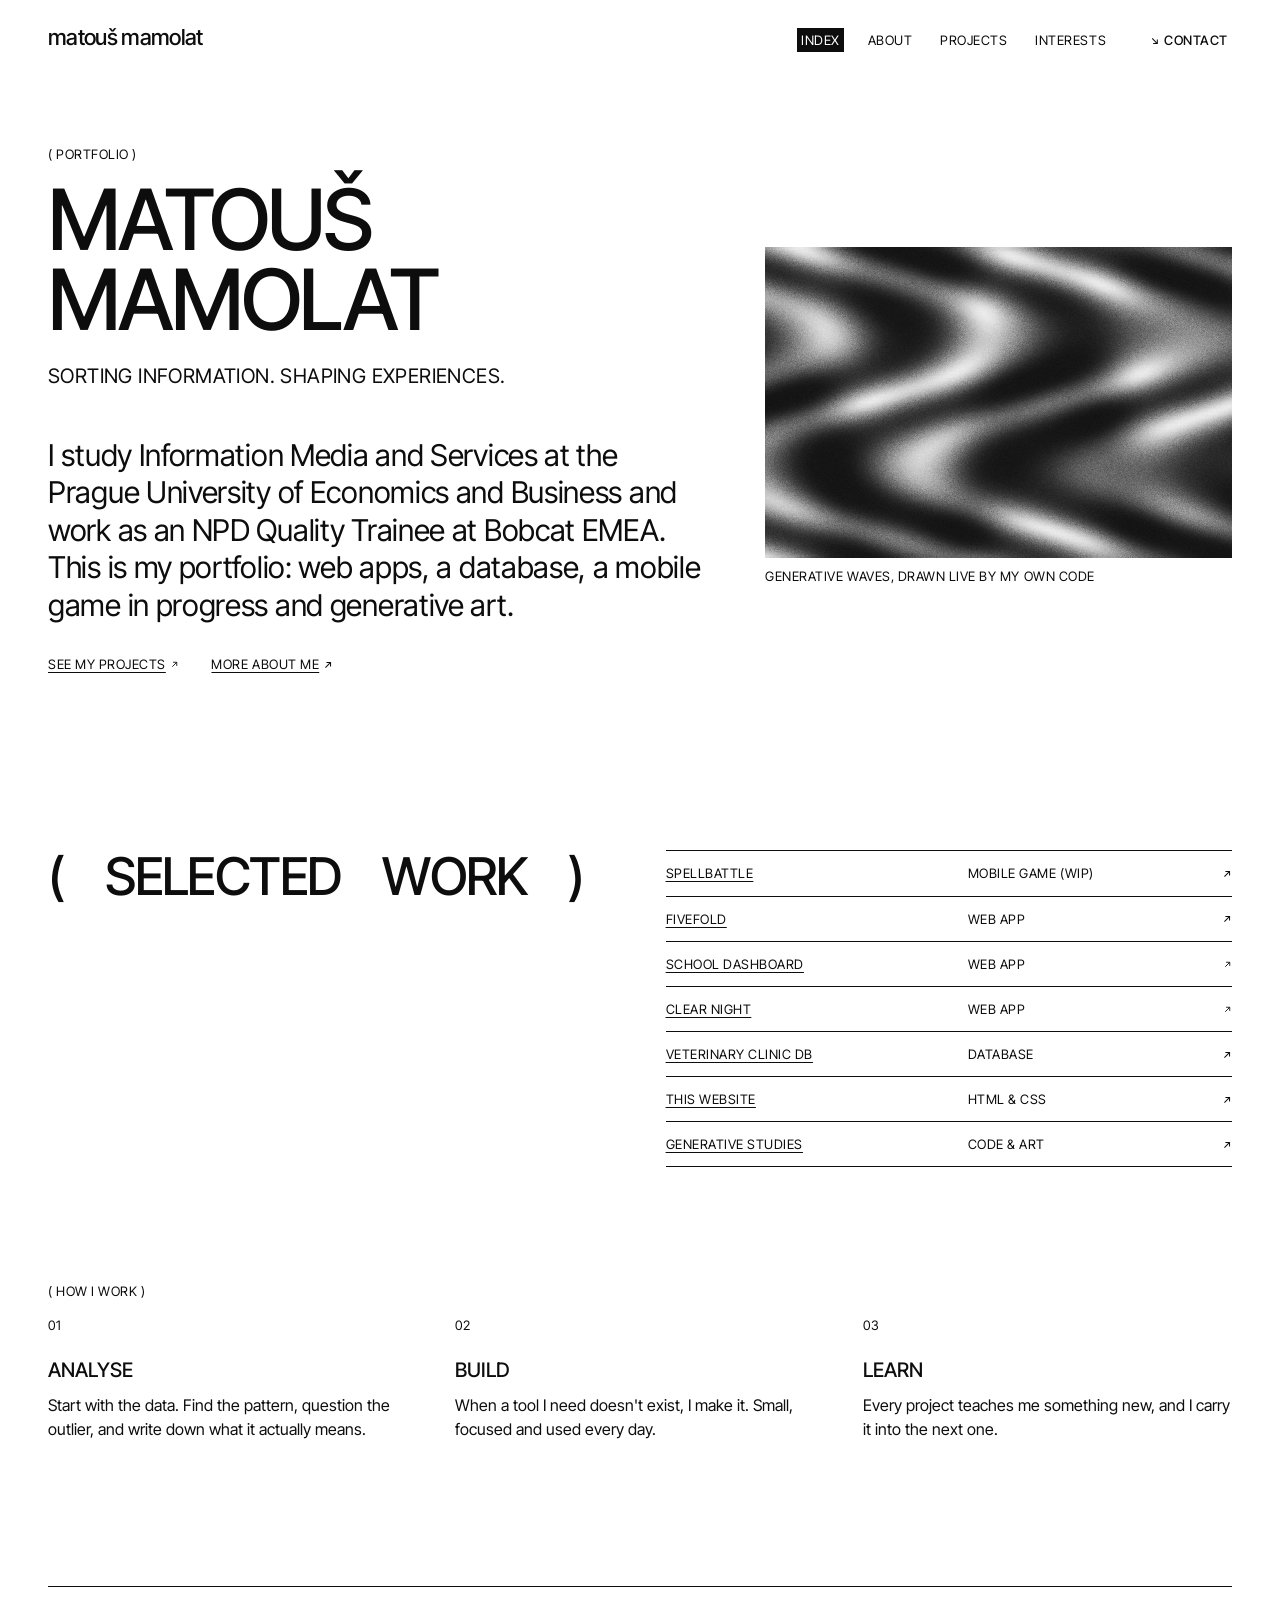
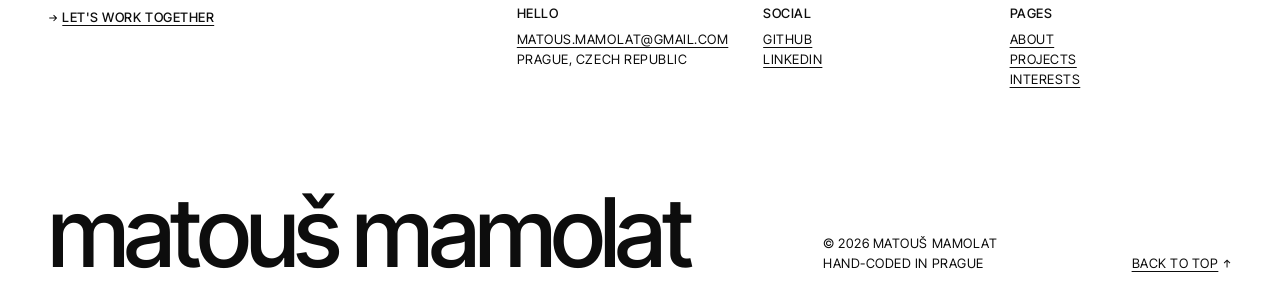
<file: index.html>
<!DOCTYPE html>
<html lang="en">
<head>
  <meta charset="utf-8">
  <meta name="viewport" content="width=device-width, initial-scale=1">
  <title>Matouš Mamolat</title>
  <meta name="description" content="Portfolio of Matouš Mamolat, Information Media student at VŠE Prague and NPD Quality Trainee at Bobcat EMEA. Sorting information, shaping experiences.">
  <meta name="author" content="Matouš Mamolat">
  <meta name="theme-color" content="#0d0d0d">
  <link rel="icon" href="favicon.ico" sizes="any">
  <link rel="icon" href="favicon.svg" type="image/svg+xml">
  <link rel="apple-touch-icon" href="apple-touch-icon.png">
  <link rel="canonical" href="https://eso-2025.vse.cz/~mamm07/portfolio/">
  <link rel="stylesheet" href="css/style.css">
</head>
<body id="top">
  <a class="skip-link" href="#main">Skip to content</a>

  <header class="site-header">
    <div class="wrap">
      <a class="brand" href="./">Matouš Mamolat</a>
      <nav class="nav" aria-label="Main">
        <ul>
        <li><a href="./" aria-current="page">Index</a></li>
        <li><a href="about.html">About</a></li>
        <li><a href="projects.html">Projects</a></li>
        <li><a href="interests.html">Interests</a></li>
        <li class="nav__cta"><a href="contact.html">Contact</a></li>
        </ul>
      </nav>
    </div>
  </header>

  <main id="main">
    <section class="hero wrap" aria-labelledby="hero-title">
      <div class="hero__text">
        <p class="label">Portfolio</p>
        <h1 class="hero__title" id="hero-title">Matouš Mamolat</h1>
        <p class="hero__claim">Sorting information. Shaping experiences.</p>
        <p class="lead">I study Information Media and Services at the Prague University of Economics and Business and work as an NPD Quality Trainee at Bobcat EMEA. This is my portfolio: web apps, a database, a mobile game in progress and generative art.</p>
        <p class="hero__links"><a class="arrow" href="projects.html">See my projects</a> <a class="arrow" href="about.html">More about me</a></p>
      </div>
      <figure class="hero__art" data-silk="6">
        <img src="img/silk/silk-06.jpg" width="800" height="533" alt="Generative artwork: bold black and white waves">
        <figcaption>Generative waves, drawn live by my own code</figcaption>
      </figure>
    </section>

    <section class="section wrap worklist" aria-labelledby="work">
      <h2 class="big-label" id="work">( Selected work )</h2>
      <ul class="rows">
        <li><a href="projects.html#game"><span class="rows__title">SpellBattle</span> <span class="rows__type">Mobile game (WIP)</span> <span class="rows__go"></span></a></li>
        <li><a href="projects.html#fivefold"><span class="rows__title">Fivefold</span> <span class="rows__type">Web app</span> <span class="rows__go"></span></a></li>
        <li><a href="projects.html#dashboard"><span class="rows__title">School dashboard</span> <span class="rows__type">Web app</span> <span class="rows__go"></span></a></li>
        <li><a href="projects.html#clearnight"><span class="rows__title">Clear Night</span> <span class="rows__type">Web app</span> <span class="rows__go"></span></a></li>
        <li><a href="projects.html#database"><span class="rows__title">Veterinary clinic DB</span> <span class="rows__type">Database</span> <span class="rows__go"></span></a></li>
        <li><a href="projects.html#portfolio"><span class="rows__title">This website</span> <span class="rows__type">HTML &amp; CSS</span> <span class="rows__go"></span></a></li>
        <li><a href="projects.html#generative"><span class="rows__title">Generative studies</span> <span class="rows__type">Code &amp; art</span> <span class="rows__go"></span></a></li>
      </ul>
    </section>

    <section class="section wrap" aria-labelledby="approach">
      <h2 class="label" id="approach">How I work</h2>
      <div class="approach">
        <div>
          <span class="num">01</span>
          <h3>Analyse</h3>
          <p>Start with the data. Find the pattern, question the outlier, and write down what it actually means.</p>
        </div>
        <div>
          <span class="num">02</span>
          <h3>Build</h3>
          <p>When a tool I need doesn't exist, I make it. Small, focused and used every day.</p>
        </div>
        <div>
          <span class="num">03</span>
          <h3>Learn</h3>
          <p>Every project teaches me something new, and I carry it into the next one.</p>
        </div>
      </div>
    </section>
  </main>

  <footer class="site-footer">
    <div class="wrap">
      <hr class="rule">
      <div class="footer-grid">
        <div>
          <a class="footer-cta" href="contact.html">Let's work together</a>
        </div>
        <div>
          <h2>Hello</h2>
          <address>
            <a href="mailto:matous.mamolat@gmail.com">matous.mamolat@gmail.com</a><br>
            Prague, Czech Republic
          </address>
        </div>
        <div>
          <h2>Social</h2>
          <ul class="social">
            <li><a href="https://github.com/matousmamolat">GitHub</a></li>
            <li><a href="https://www.linkedin.com/in/matou%C5%A1-mamolat-72b021282">LinkedIn</a></li>
          </ul>
        </div>
        <div>
          <h2>Pages</h2>
          <ul>
            <li><a href="about.html">About</a></li>
            <li><a href="projects.html">Projects</a></li>
            <li><a href="interests.html">Interests</a></li>
          </ul>
        </div>
      </div>
      <div class="footer-bottom">
        <p class="footer-mark">Matouš Mamolat</p>
        <p>&copy; 2026 Matouš Mamolat<br>Hand-coded in Prague</p>
        <p><a class="to-top" href="#top">Back to top</a></p>
      </div>
    </div>
  </footer>
  <script src="js/silk.js" defer></script>
</body>
</html>
</file>
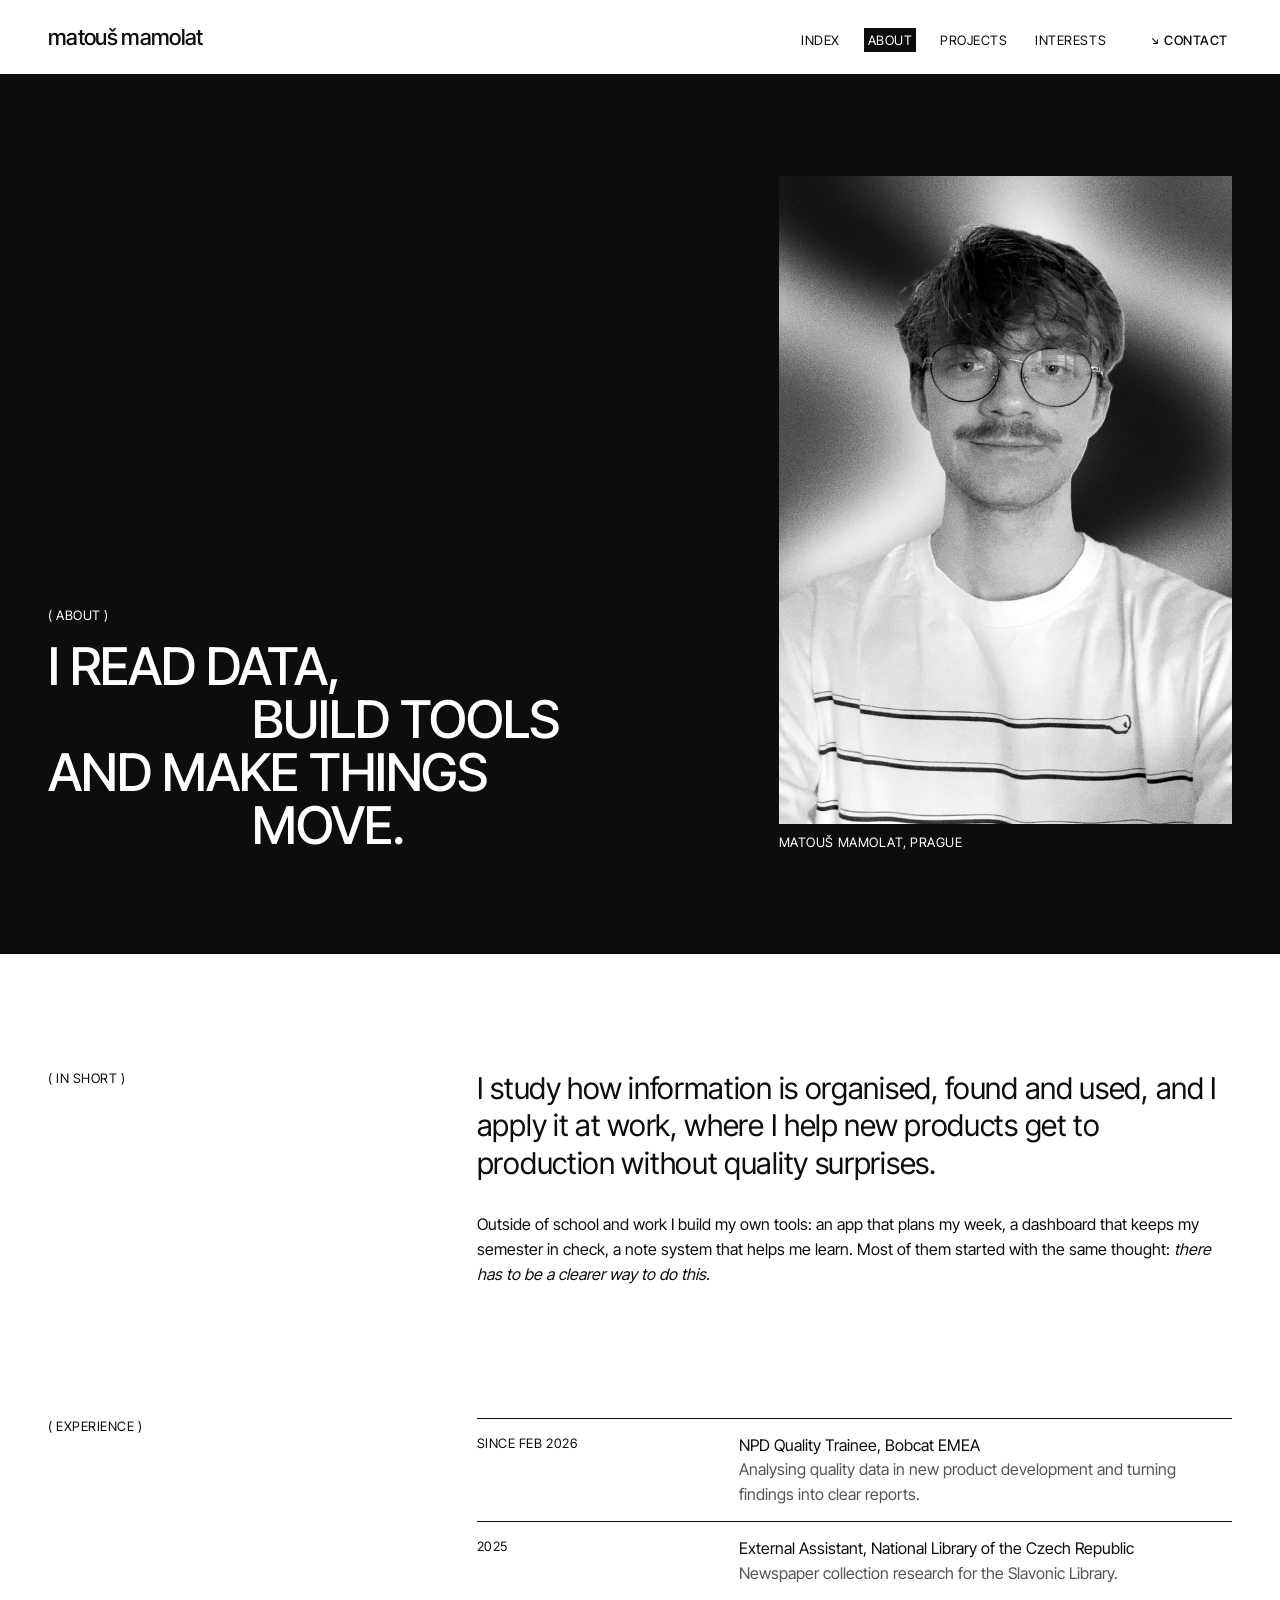
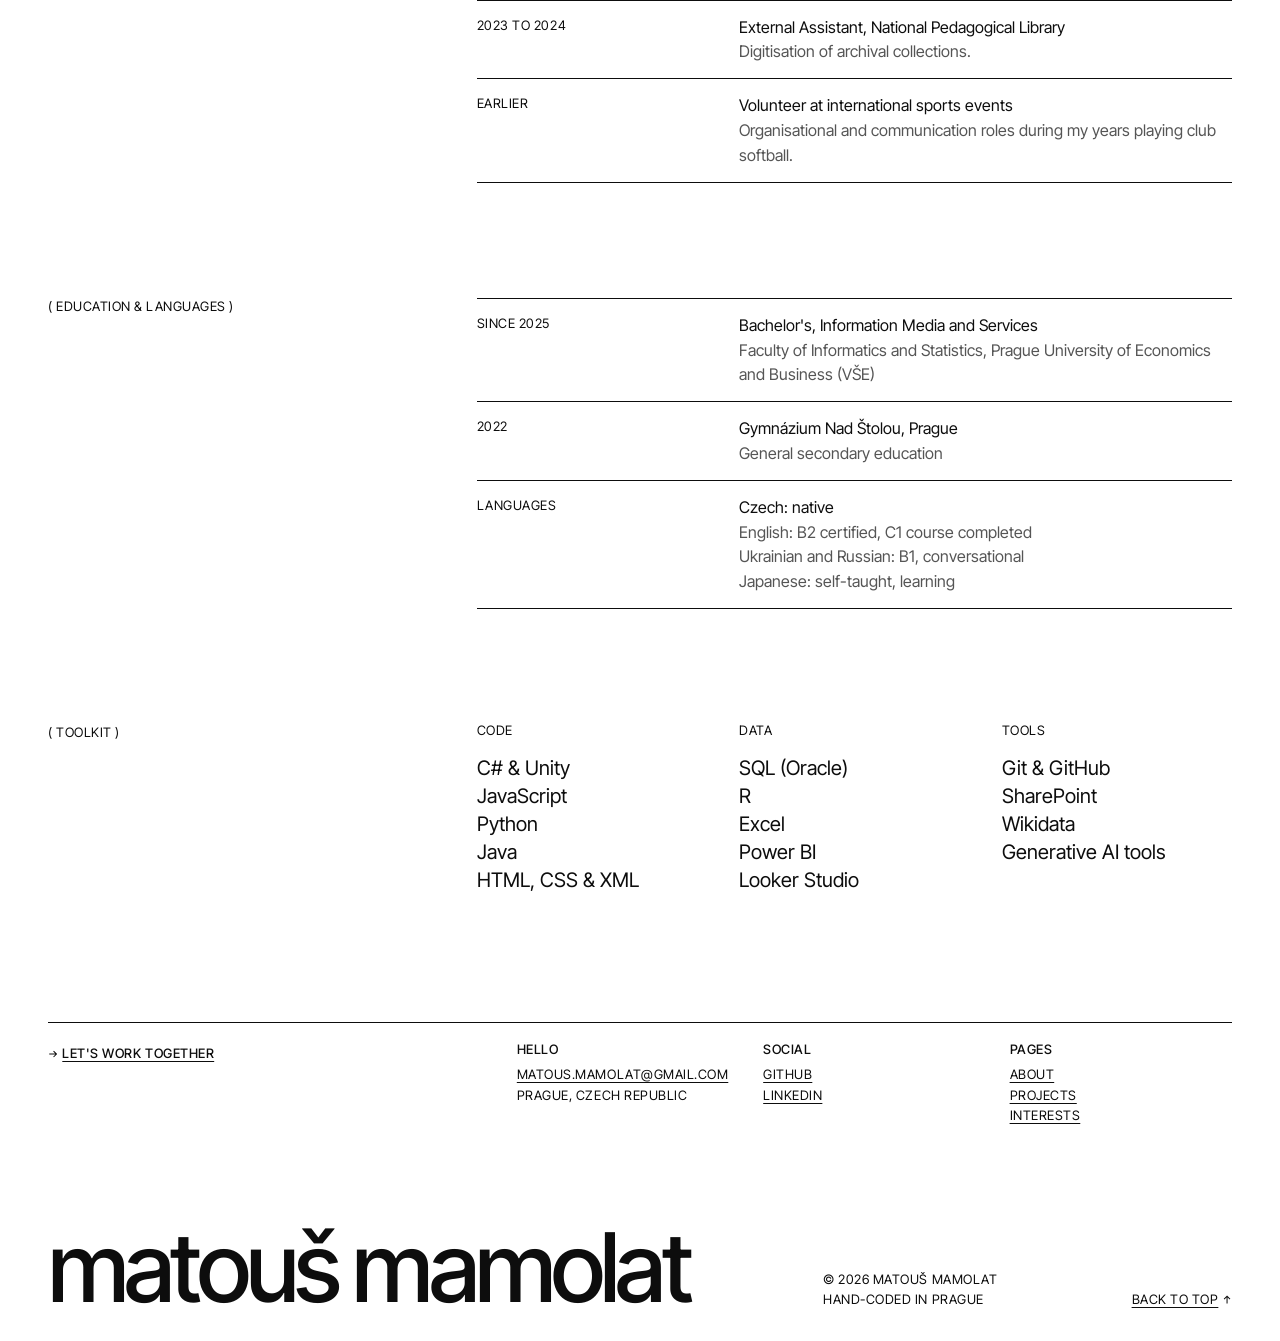
<file: about.html>
<!DOCTYPE html>
<html lang="en">
<head>
  <meta charset="utf-8">
  <meta name="viewport" content="width=device-width, initial-scale=1">
  <title>About | Matouš Mamolat</title>
  <meta name="description" content="About Matouš Mamolat: education, experience and toolkit of an Information Media student and NPD Quality Trainee at Bobcat EMEA.">
  <meta name="author" content="Matouš Mamolat">
  <meta name="theme-color" content="#0d0d0d">
  <link rel="icon" href="favicon.ico" sizes="any">
  <link rel="icon" href="favicon.svg" type="image/svg+xml">
  <link rel="apple-touch-icon" href="apple-touch-icon.png">
  <link rel="canonical" href="https://eso-2025.vse.cz/~mamm07/portfolio/about.html">
  <link rel="stylesheet" href="css/style.css">
</head>
<body id="top">
  <a class="skip-link" href="#main">Skip to content</a>

  <header class="site-header">
    <div class="wrap">
      <a class="brand" href="./">Matouš Mamolat</a>
      <nav class="nav" aria-label="Main">
        <ul>
        <li><a href="./">Index</a></li>
        <li><a href="about.html" aria-current="page">About</a></li>
        <li><a href="projects.html">Projects</a></li>
        <li><a href="interests.html">Interests</a></li>
        <li class="nav__cta"><a href="contact.html">Contact</a></li>
        </ul>
      </nav>
    </div>
  </header>

  <main id="main">
    <section class="section--ink" aria-labelledby="about-title">
      <div class="wrap manifesto">
        <div>
          <p class="label">About</p>
          <h1 class="stack" id="about-title">
            <span>I read data,</span>
            <span class="indent">build tools</span>
            <span>and make things</span>
            <span class="indent">move.</span>
          </h1>
        </div>
        <figure class="portrait">
          <div class="portrait__frame" data-silk="23">
            <img class="portrait__bg" src="img/silk/silk-23.jpg" width="800" height="1000" alt="">
            <picture>
              <source srcset="img/portrait.webp" type="image/webp">
              <img class="portrait__person" src="img/portrait.png" width="720" height="958" alt="Portrait of Matouš Mamolat in glasses and a white striped T-shirt">
            </picture>
          </div>
          <figcaption>Matouš Mamolat, Prague</figcaption>
        </figure>
      </div>
    </section>

    <section class="section wrap split" aria-labelledby="story">
      <h2 class="label" id="story">In short</h2>
      <div>
        <p class="lead">I study how information is organised, found and used, and I apply it at work, where I help new products get to production without quality surprises.</p>
        <p>Outside of school and work I build my own tools: an app that plans my week, a dashboard that keeps my semester in check, a note system that helps me learn. Most of them started with the same thought: <em>there has to be a clearer way to do this.</em></p>
      </div>
    </section>

    <section class="section wrap split" aria-labelledby="cv">
      <h2 class="label" id="cv">Experience</h2>
      <dl class="facts">
        <div>
          <dt>Since Feb 2026</dt>
          <dd>NPD Quality Trainee, Bobcat EMEA<span class="sub">Analysing quality data in new product development and turning findings into clear reports.</span></dd>
        </div>
        <div>
          <dt>2025</dt>
          <dd>External Assistant, National Library of the Czech Republic<span class="sub">Newspaper collection research for the Slavonic Library.</span></dd>
        </div>
        <div>
          <dt>2023 to 2024</dt>
          <dd>External Assistant, National Pedagogical Library<span class="sub">Digitisation of archival collections.</span></dd>
        </div>
        <div>
          <dt>Earlier</dt>
          <dd>Volunteer at international sports events<span class="sub">Organisational and communication roles during my years playing club softball.</span></dd>
        </div>
      </dl>
    </section>

    <section class="section wrap split" aria-labelledby="edu">
      <h2 class="label" id="edu">Education &amp; languages</h2>
      <dl class="facts">
        <div>
          <dt>Since 2025</dt>
          <dd>Bachelor's, Information Media and Services<span class="sub">Faculty of Informatics and Statistics, Prague University of Economics and Business (VŠE)</span></dd>
        </div>
        <div>
          <dt>2022</dt>
          <dd>Gymnázium Nad Štolou, Prague<span class="sub">General secondary education</span></dd>
        </div>
        <div>
          <dt>Languages</dt>
          <dd>Czech: native<span class="sub">English: B2 certified, C1 course completed<br>Ukrainian and Russian: B1, conversational<br>Japanese: self-taught, learning</span></dd>
        </div>
      </dl>
    </section>

    <section class="section wrap split" aria-labelledby="tools">
      <h2 class="label" id="tools">Toolkit</h2>
      <div class="toolkit">
        <div>
          <h3>Code</h3>
          <ul>
            <li>C# &amp; Unity</li>
            <li>JavaScript</li>
            <li>Python</li>
            <li>Java</li>
            <li>HTML, CSS &amp; XML</li>
          </ul>
        </div>
        <div>
          <h3>Data</h3>
          <ul>
            <li>SQL (Oracle)</li>
            <li>R</li>
            <li>Excel</li>
            <li>Power BI</li>
            <li>Looker Studio</li>
          </ul>
        </div>
        <div>
          <h3>Tools</h3>
          <ul>
            <li>Git &amp; GitHub</li>
            <li>SharePoint</li>
            <li>Wikidata</li>
            <li>Generative AI tools</li>
          </ul>
        </div>
      </div>
    </section>
  </main>

  <footer class="site-footer">
    <div class="wrap">
      <hr class="rule">
      <div class="footer-grid">
        <div>
          <a class="footer-cta" href="contact.html">Let's work together</a>
        </div>
        <div>
          <h2>Hello</h2>
          <address>
            <a href="mailto:matous.mamolat@gmail.com">matous.mamolat@gmail.com</a><br>
            Prague, Czech Republic
          </address>
        </div>
        <div>
          <h2>Social</h2>
          <ul class="social">
            <li><a href="https://github.com/matousmamolat">GitHub</a></li>
            <li><a href="https://www.linkedin.com/in/matou%C5%A1-mamolat-72b021282">LinkedIn</a></li>
          </ul>
        </div>
        <div>
          <h2>Pages</h2>
          <ul>
            <li><a href="about.html">About</a></li>
            <li><a href="projects.html">Projects</a></li>
            <li><a href="interests.html">Interests</a></li>
          </ul>
        </div>
      </div>
      <div class="footer-bottom">
        <p class="footer-mark">Matouš Mamolat</p>
        <p>&copy; 2026 Matouš Mamolat<br>Hand-coded in Prague</p>
        <p><a class="to-top" href="#top">Back to top</a></p>
      </div>
    </div>
  </footer>
  <script src="js/silk.js" defer></script>
</body>
</html>
</file>
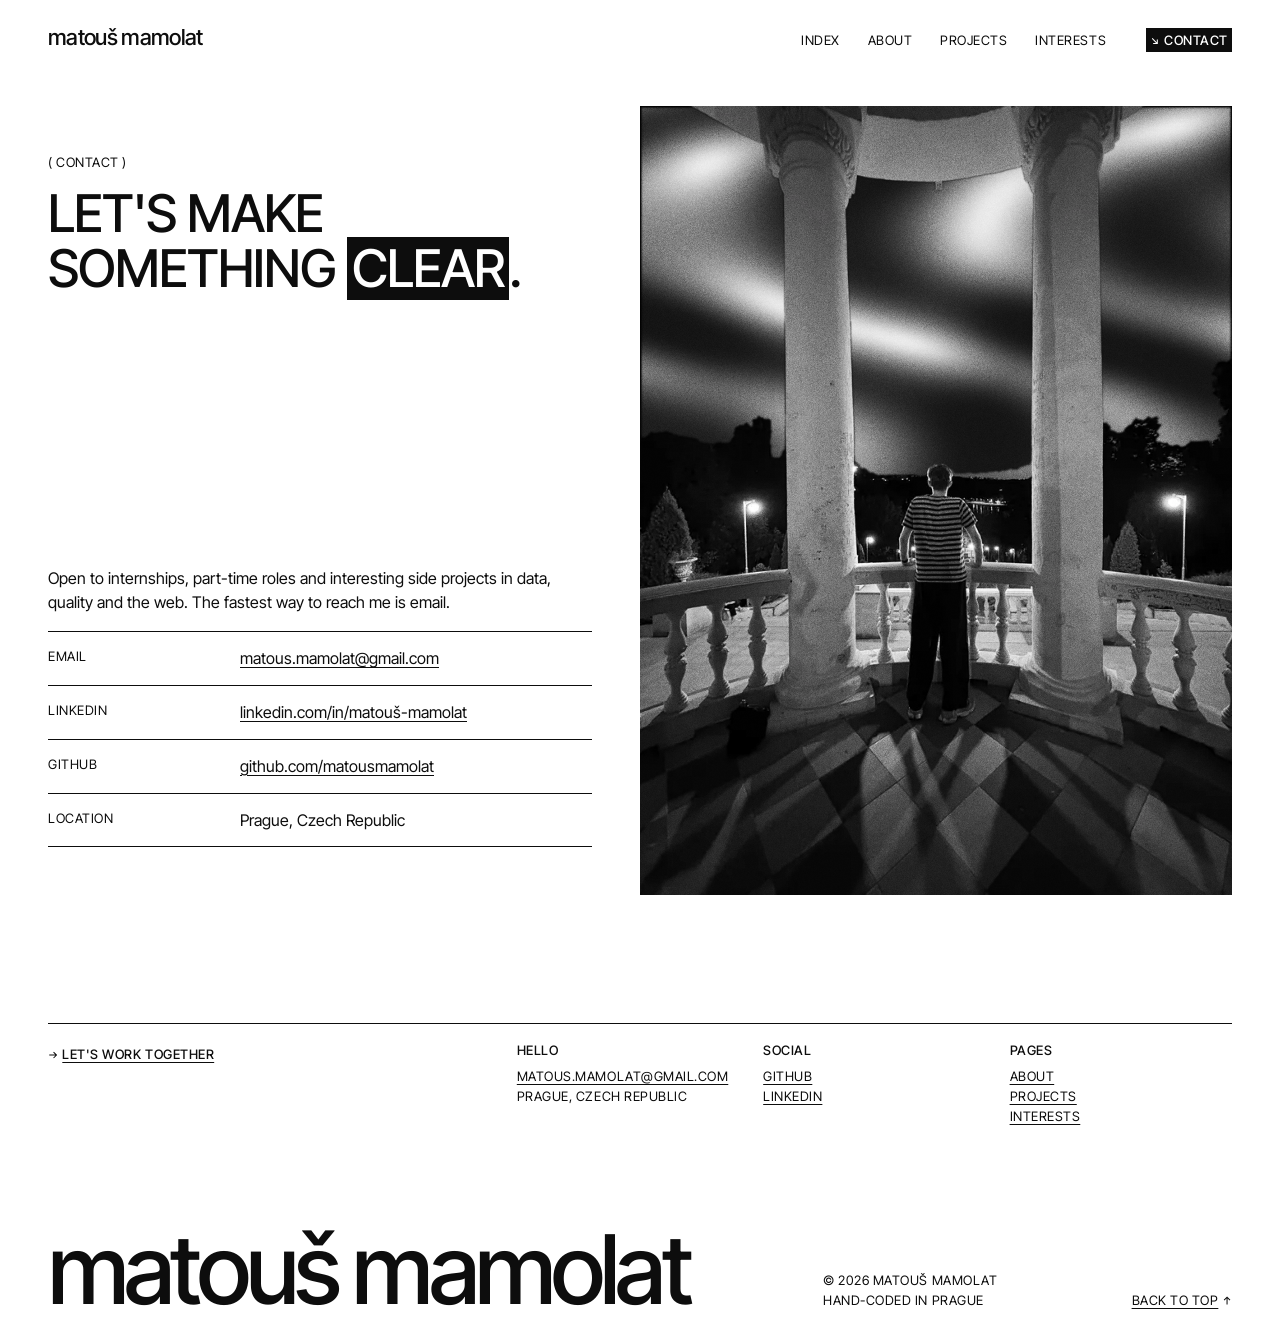
<file: contact.html>
<!DOCTYPE html>
<html lang="en">
<head>
  <meta charset="utf-8">
  <meta name="viewport" content="width=device-width, initial-scale=1">
  <title>Contact | Matouš Mamolat</title>
  <meta name="description" content="Contact Matouš Mamolat by email, LinkedIn or GitHub.">
  <meta name="author" content="Matouš Mamolat">
  <meta name="theme-color" content="#0d0d0d">
  <link rel="icon" href="favicon.ico" sizes="any">
  <link rel="icon" href="favicon.svg" type="image/svg+xml">
  <link rel="apple-touch-icon" href="apple-touch-icon.png">
  <link rel="canonical" href="https://eso-2025.vse.cz/~mamm07/portfolio/contact.html">
  <link rel="stylesheet" href="css/style.css">
</head>
<body id="top">
  <a class="skip-link" href="#main">Skip to content</a>

  <header class="site-header">
    <div class="wrap">
      <a class="brand" href="./">Matouš Mamolat</a>
      <nav class="nav" aria-label="Main">
        <ul>
        <li><a href="./">Index</a></li>
        <li><a href="about.html">About</a></li>
        <li><a href="projects.html">Projects</a></li>
        <li><a href="interests.html">Interests</a></li>
        <li class="nav__cta"><a href="contact.html" aria-current="page">Contact</a></li>
        </ul>
      </nav>
    </div>
  </header>

  <main id="main">
    <div class="wrap contact">
      <div class="contact__text">
        <div>
          <p class="label">Contact</p>
          <h1>Let's make something <strong>clear</strong>.</h1>
        </div>
        <div>
          <p>Open to internships, part-time roles and interesting side projects in data, quality and the web. The fastest way to reach me is email.</p>
          <dl class="facts">
            <div><dt>Email</dt><dd><a href="mailto:matous.mamolat@gmail.com">matous.mamolat@gmail.com</a></dd></div>
            <div><dt>LinkedIn</dt><dd><a href="https://www.linkedin.com/in/matou%C5%A1-mamolat-72b021282">linkedin.com/in/matouš-mamolat</a></dd></div>
            <div><dt>GitHub</dt><dd><a href="https://github.com/matousmamolat">github.com/matousmamolat</a></dd></div>
            <div><dt>Location</dt><dd>Prague, Czech Republic</dd></div>
          </dl>
        </div>
      </div>
      <figure class="contact__photo">
        <div class="scene" data-silk="29">
          <img class="scene__bg" src="img/silk/silk-29.jpg" width="800" height="1000" alt="">
          <picture>
            <source srcset="img/contact-night.webp" type="image/webp">
            <img class="scene__photo" src="img/contact-night.png" width="720" height="960" alt="Matouš seen from behind, standing between two white columns and looking out over a park at night">
          </picture>
        </div>
      </figure>
    </div>
  </main>

  <footer class="site-footer">
    <div class="wrap">
      <hr class="rule">
      <div class="footer-grid">
        <div>
          <a class="footer-cta" href="contact.html">Let's work together</a>
        </div>
        <div>
          <h2>Hello</h2>
          <address>
            <a href="mailto:matous.mamolat@gmail.com">matous.mamolat@gmail.com</a><br>
            Prague, Czech Republic
          </address>
        </div>
        <div>
          <h2>Social</h2>
          <ul class="social">
            <li><a href="https://github.com/matousmamolat">GitHub</a></li>
            <li><a href="https://www.linkedin.com/in/matou%C5%A1-mamolat-72b021282">LinkedIn</a></li>
          </ul>
        </div>
        <div>
          <h2>Pages</h2>
          <ul>
            <li><a href="about.html">About</a></li>
            <li><a href="projects.html">Projects</a></li>
            <li><a href="interests.html">Interests</a></li>
          </ul>
        </div>
      </div>
      <div class="footer-bottom">
        <p class="footer-mark">Matouš Mamolat</p>
        <p>&copy; 2026 Matouš Mamolat<br>Hand-coded in Prague</p>
        <p><a class="to-top" href="#top">Back to top</a></p>
      </div>
    </div>
  </footer>
  <script src="js/silk.js" defer></script>
</body>
</html>
</file>
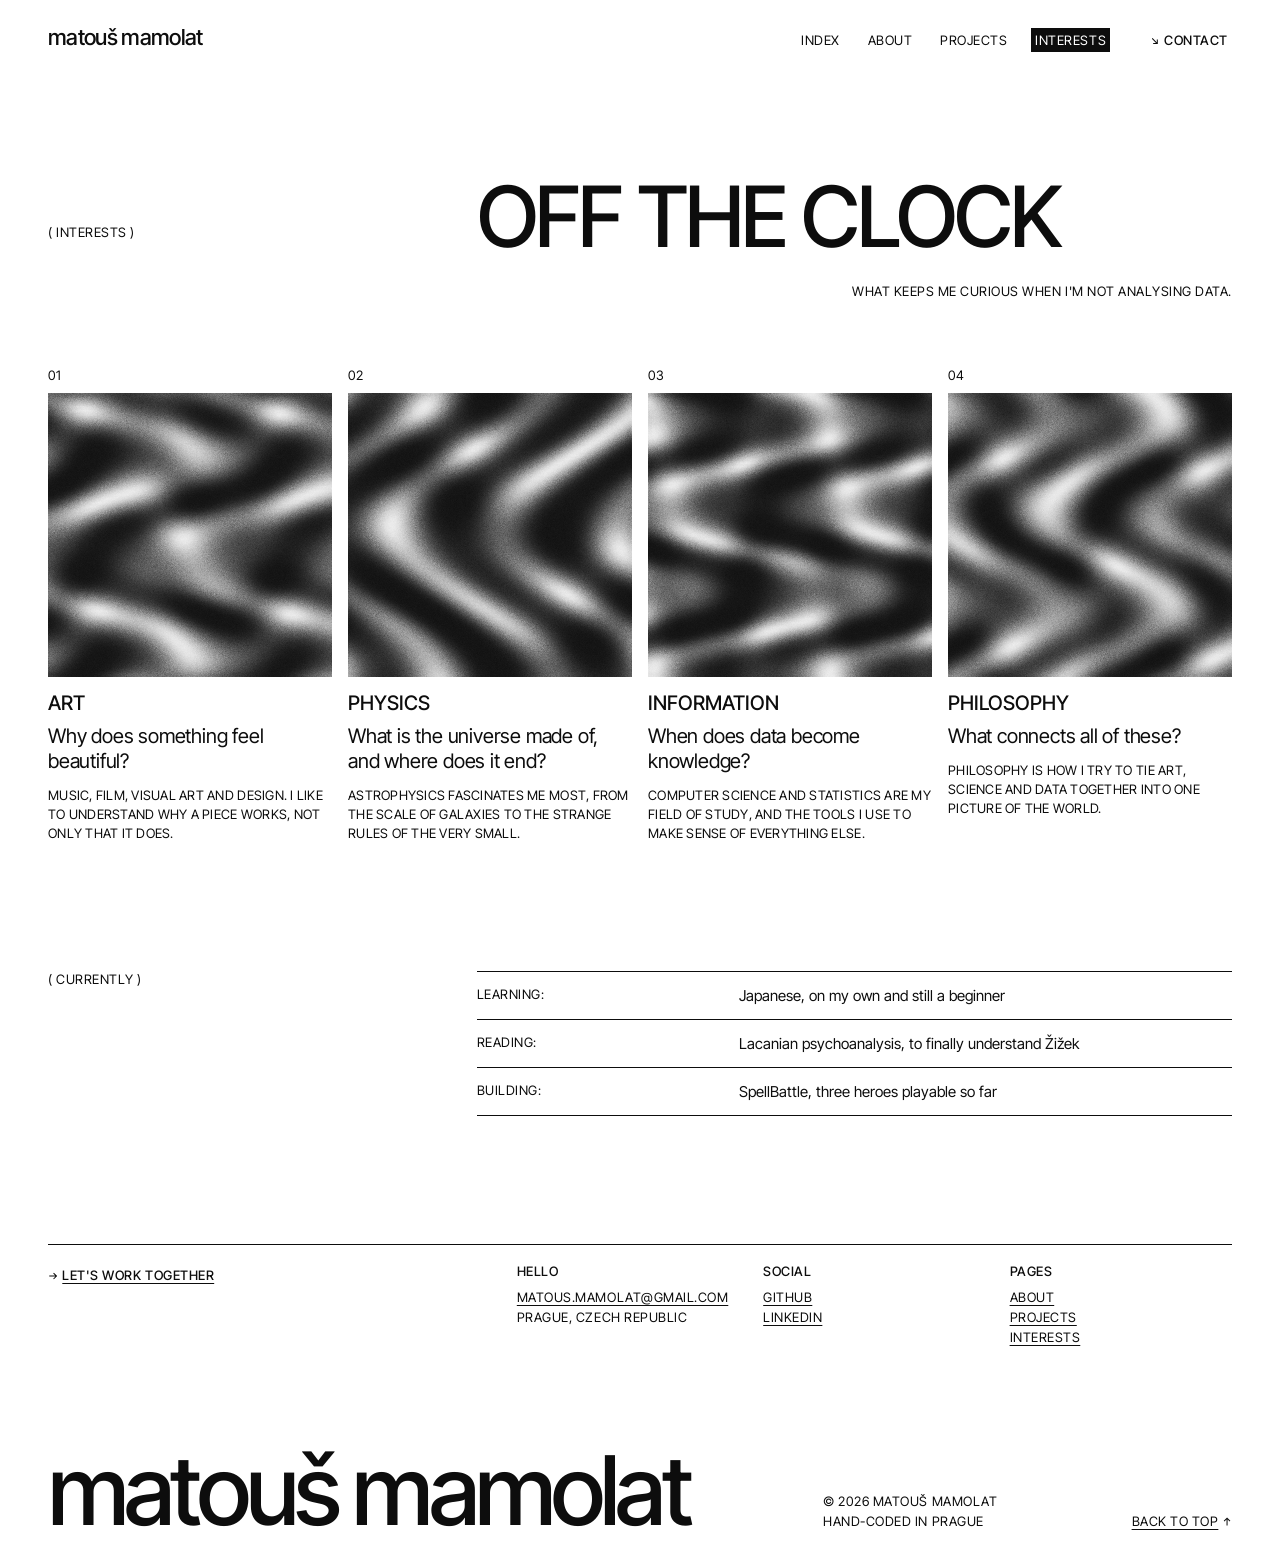
<file: interests.html>
<!DOCTYPE html>
<html lang="en">
<head>
  <meta charset="utf-8">
  <meta name="viewport" content="width=device-width, initial-scale=1">
  <title>Interests | Matouš Mamolat</title>
  <meta name="description" content="What Matouš Mamolat is curious about: art, physics, information and philosophy.">
  <meta name="author" content="Matouš Mamolat">
  <meta name="theme-color" content="#0d0d0d">
  <link rel="icon" href="favicon.ico" sizes="any">
  <link rel="icon" href="favicon.svg" type="image/svg+xml">
  <link rel="apple-touch-icon" href="apple-touch-icon.png">
  <link rel="canonical" href="https://eso-2025.vse.cz/~mamm07/portfolio/interests.html">
  <link rel="stylesheet" href="css/style.css">
</head>
<body id="top">
  <a class="skip-link" href="#main">Skip to content</a>

  <header class="site-header">
    <div class="wrap">
      <a class="brand" href="./">Matouš Mamolat</a>
      <nav class="nav" aria-label="Main">
        <ul>
        <li><a href="./">Index</a></li>
        <li><a href="about.html">About</a></li>
        <li><a href="projects.html">Projects</a></li>
        <li><a href="interests.html" aria-current="page">Interests</a></li>
        <li class="nav__cta"><a href="contact.html">Contact</a></li>
        </ul>
      </nav>
    </div>
  </header>

  <main id="main">
    <div class="wrap">
      <header class="page-head">
        <p class="label">Interests</p>
        <h1>Off the clock</h1>
        <p class="tagline">What keeps me curious when I'm not analysing data.</p>
      </header>

      <ul class="cards">
        <li class="card">
          <span class="num">01</span>
          <figure data-silk="13"><img src="img/silk/silk-13.jpg" width="700" height="700" alt="Generative artwork for Art" loading="lazy"></figure>
          <h2>Art</h2>
          <p class="card__q">Why does something feel beautiful?</p>
          <p>Music, film, visual art and design. I like to understand why a piece works, not only that it does.</p>
        </li>
        <li class="card">
          <span class="num">02</span>
          <figure data-silk="19"><img src="img/silk/silk-19.jpg" width="700" height="700" alt="Generative artwork for Physics" loading="lazy"></figure>
          <h2>Physics</h2>
          <p class="card__q">What is the universe made of, and where does it end?</p>
          <p>Astrophysics fascinates me most, from the scale of galaxies to the strange rules of the very small.</p>
        </li>
        <li class="card">
          <span class="num">03</span>
          <figure data-silk="5"><img src="img/silk/silk-05.jpg" width="700" height="700" alt="Generative artwork for Information" loading="lazy"></figure>
          <h2>Information</h2>
          <p class="card__q">When does data become knowledge?</p>
          <p>Computer science and statistics are my field of study, and the tools I use to make sense of everything else.</p>
        </li>
        <li class="card">
          <span class="num">04</span>
          <figure data-silk="22"><img src="img/silk/silk-22.jpg" width="700" height="700" alt="Generative artwork for Philosophy" loading="lazy"></figure>
          <h2>Philosophy</h2>
          <p class="card__q">What connects all of these?</p>
          <p>Philosophy is how I try to tie art, science and data together into one picture of the world.</p>
        </li>
      </ul>

      <section class="section split" aria-labelledby="now">
        <h2 class="label" id="now">Currently</h2>
        <ul class="rows rows--static">
          <li><div class="row"><span>Learning:</span> <span>Japanese, on my own and still a beginner</span></div></li>
          <li><div class="row"><span>Reading:</span> <span>Lacanian psychoanalysis, to finally understand Žižek</span></div></li>
          <li><div class="row"><span>Building:</span> <span>SpellBattle, three heroes playable so far</span></div></li>
        </ul>
      </section>
    </div>
  </main>

  <footer class="site-footer">
    <div class="wrap">
      <hr class="rule">
      <div class="footer-grid">
        <div>
          <a class="footer-cta" href="contact.html">Let's work together</a>
        </div>
        <div>
          <h2>Hello</h2>
          <address>
            <a href="mailto:matous.mamolat@gmail.com">matous.mamolat@gmail.com</a><br>
            Prague, Czech Republic
          </address>
        </div>
        <div>
          <h2>Social</h2>
          <ul class="social">
            <li><a href="https://github.com/matousmamolat">GitHub</a></li>
            <li><a href="https://www.linkedin.com/in/matou%C5%A1-mamolat-72b021282">LinkedIn</a></li>
          </ul>
        </div>
        <div>
          <h2>Pages</h2>
          <ul>
            <li><a href="about.html">About</a></li>
            <li><a href="projects.html">Projects</a></li>
            <li><a href="interests.html">Interests</a></li>
          </ul>
        </div>
      </div>
      <div class="footer-bottom">
        <p class="footer-mark">Matouš Mamolat</p>
        <p>&copy; 2026 Matouš Mamolat<br>Hand-coded in Prague</p>
        <p><a class="to-top" href="#top">Back to top</a></p>
      </div>
    </div>
  </footer>
  <script src="js/silk.js" defer></script>
</body>
</html>
</file>
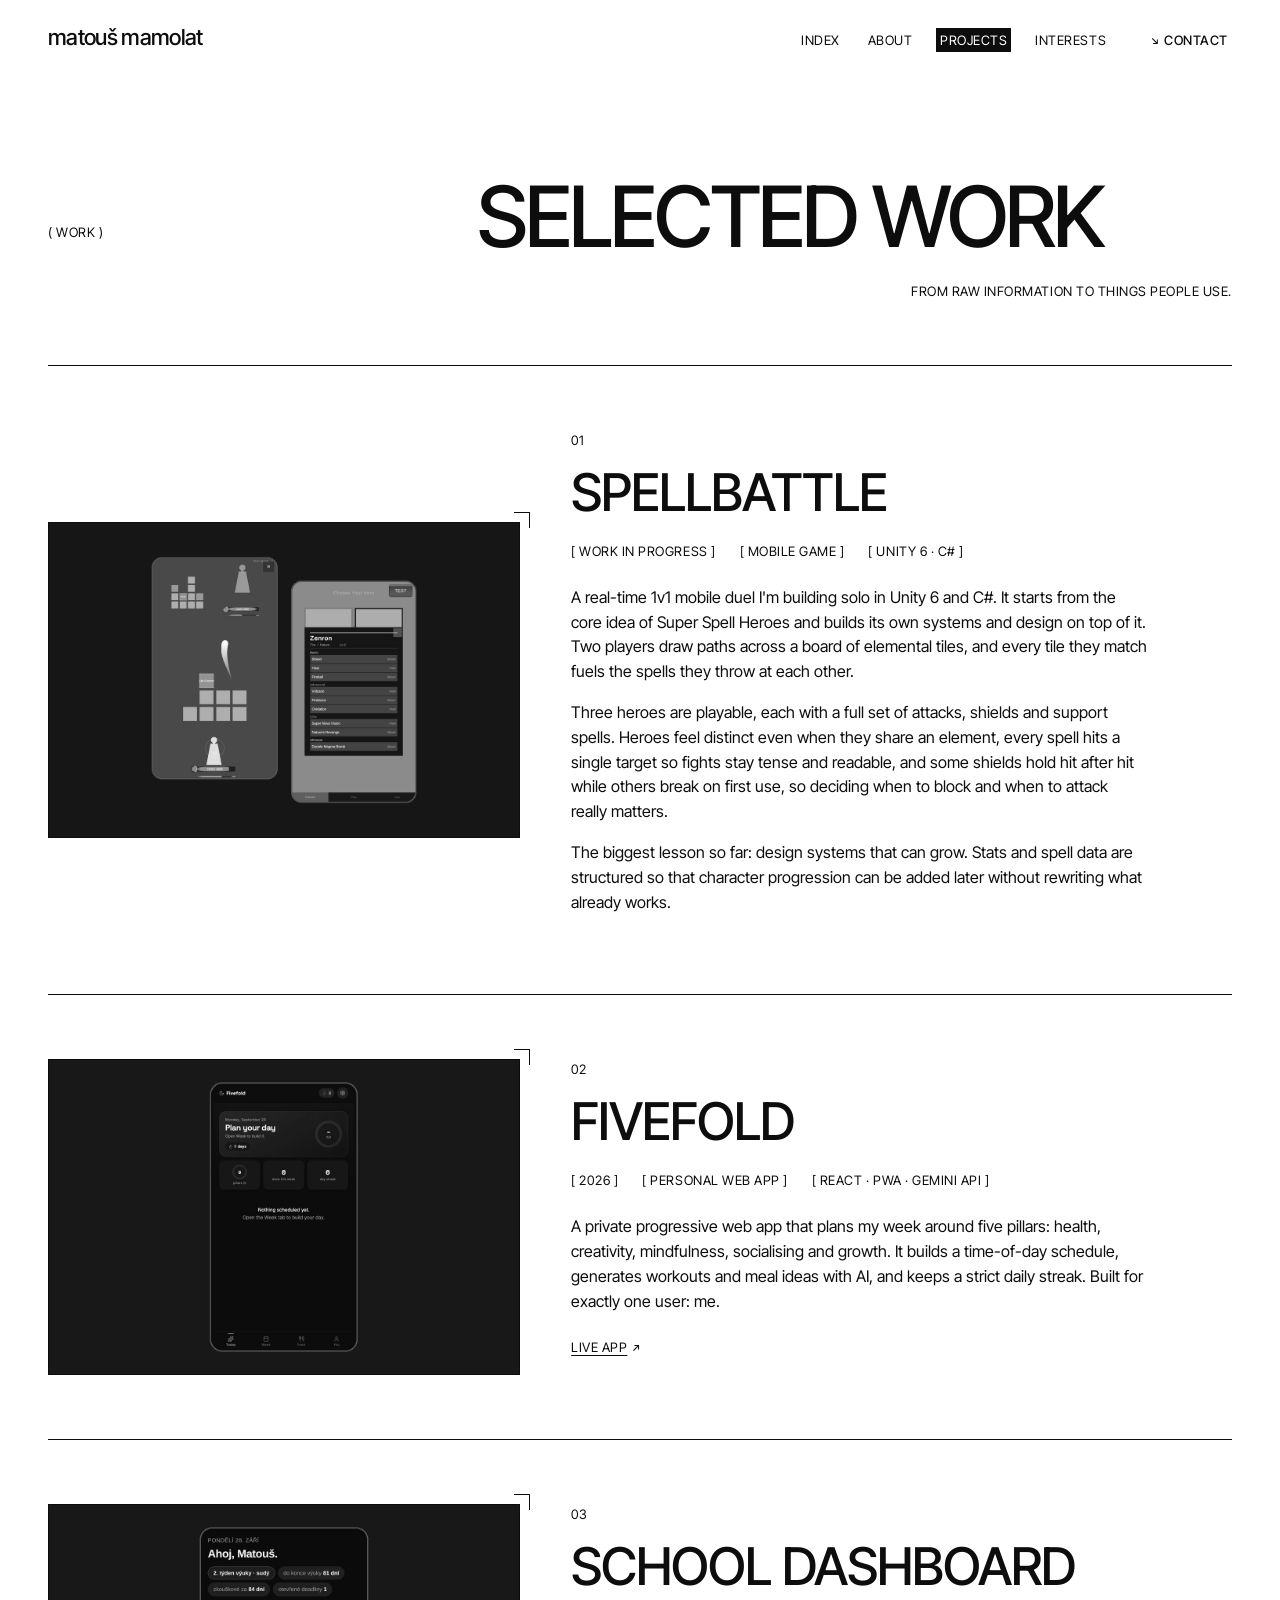
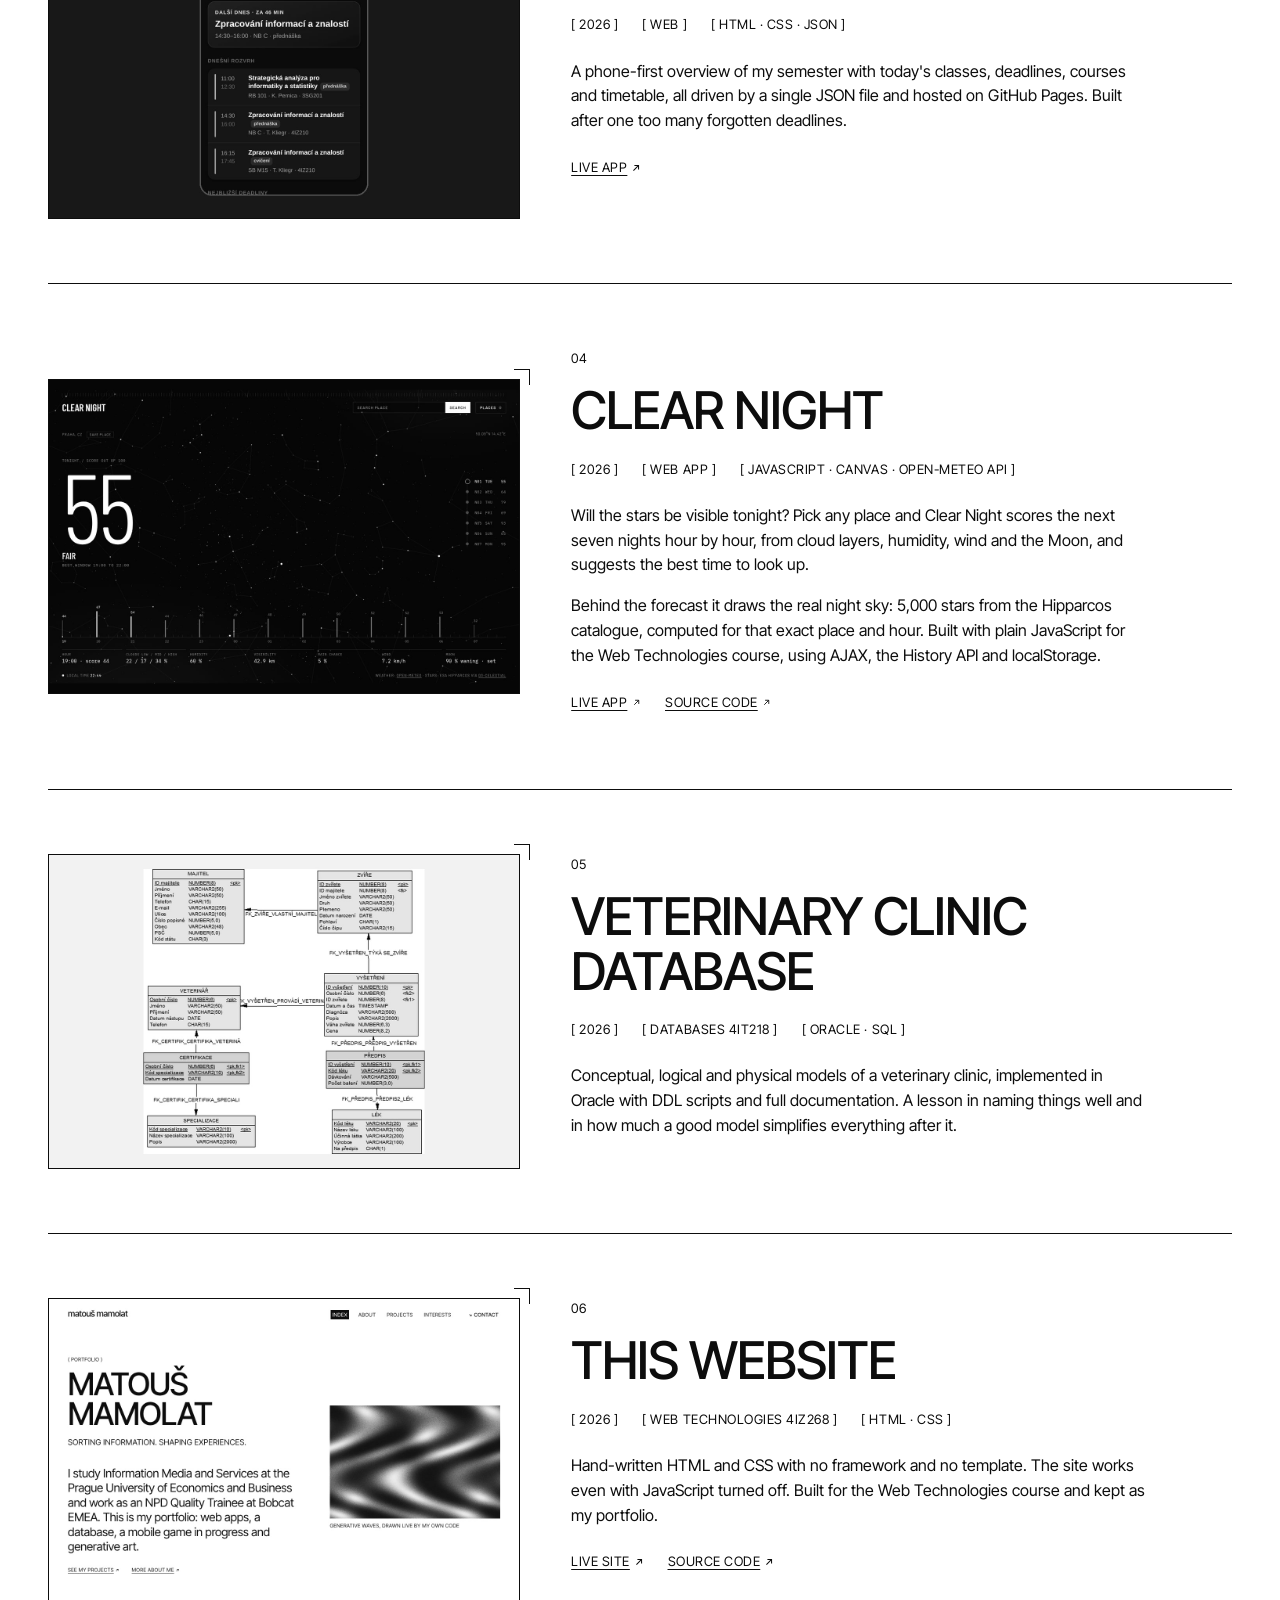
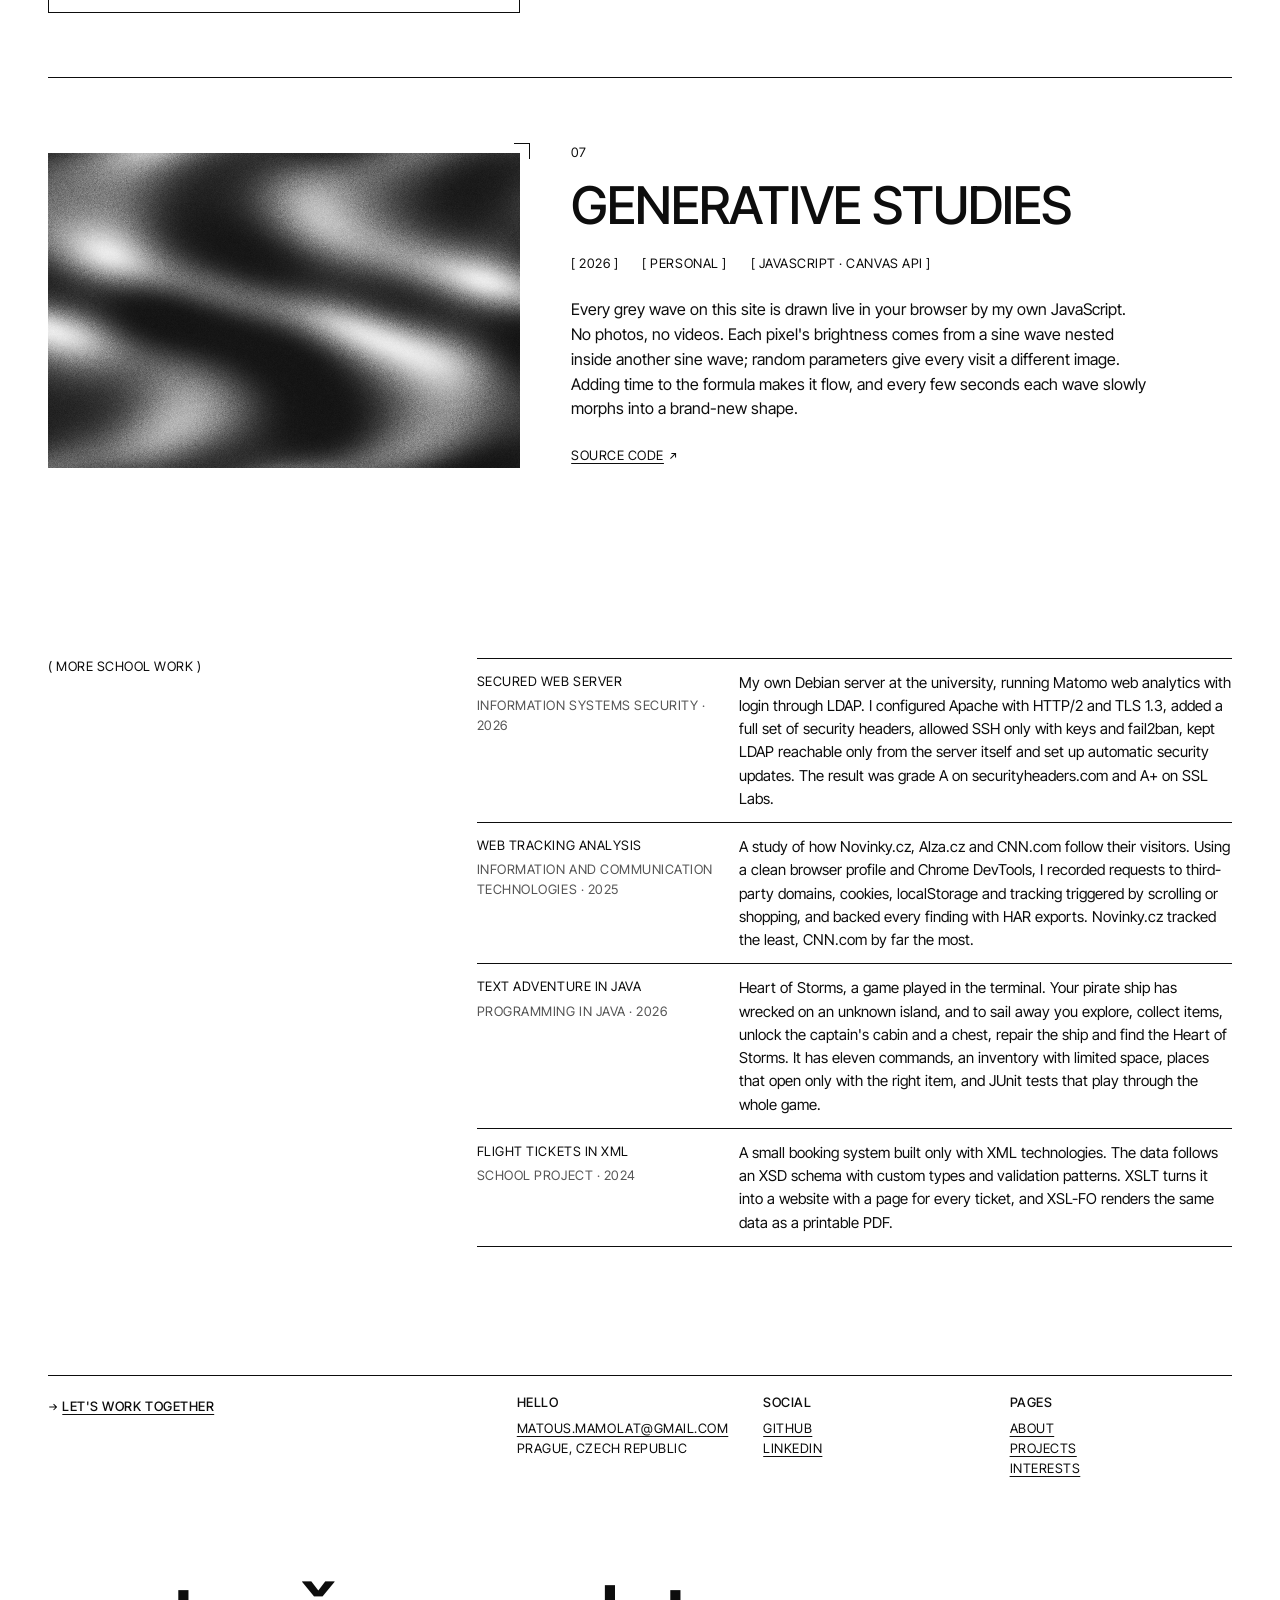
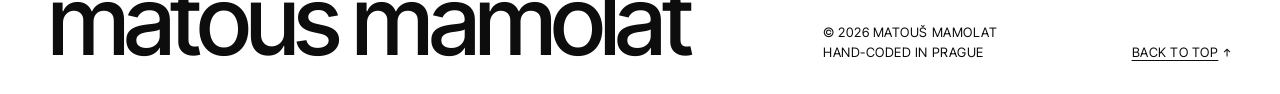
<file: projects.html>
<!DOCTYPE html>
<html lang="en">
<head>
  <meta charset="utf-8">
  <meta name="viewport" content="width=device-width, initial-scale=1">
  <title>Projects | Matouš Mamolat</title>
  <meta name="description" content="Selected projects by Matouš Mamolat: a game in progress, web apps including a stargazing forecast, a database and generative art.">
  <meta name="author" content="Matouš Mamolat">
  <meta name="theme-color" content="#0d0d0d">
  <link rel="icon" href="favicon.ico" sizes="any">
  <link rel="icon" href="favicon.svg" type="image/svg+xml">
  <link rel="apple-touch-icon" href="apple-touch-icon.png">
  <link rel="canonical" href="https://eso-2025.vse.cz/~mamm07/portfolio/projects.html">
  <link rel="stylesheet" href="css/style.css">
</head>
<body id="top">
  <a class="skip-link" href="#main">Skip to content</a>

  <header class="site-header">
    <div class="wrap">
      <a class="brand" href="./">Matouš Mamolat</a>
      <nav class="nav" aria-label="Main">
        <ul>
        <li><a href="./">Index</a></li>
        <li><a href="about.html">About</a></li>
        <li><a href="projects.html" aria-current="page">Projects</a></li>
        <li><a href="interests.html">Interests</a></li>
        <li class="nav__cta"><a href="contact.html">Contact</a></li>
        </ul>
      </nav>
    </div>
  </header>

  <main id="main">
    <div class="wrap">
      <header class="page-head">
        <p class="label">Work</p>
        <h1>Selected work</h1>
        <p class="tagline">From raw information to things people use.</p>
      </header>
      <article class="project" id="game" aria-labelledby="game-title">
        <figure>
          <img src="img/shots/spellbattle.jpg" width="1200" height="800" alt="Screenshots of SpellBattle: a duel on the tile board and the hero spell list" loading="lazy">
        </figure>
        <div>
          <span class="num">01</span>
          <h2 id="game-title">SpellBattle</h2>
          <ul class="meta"><li>Work in progress</li><li>Mobile game</li><li>Unity 6 · C#</li></ul>
          <p>A real-time 1v1 mobile duel I'm building solo in Unity 6 and C#. It starts from the core idea of Super Spell Heroes and builds its own systems and design on top of it. Two players draw paths across a board of elemental tiles, and every tile they match fuels the spells they throw at each other.</p>
          <p>Three heroes are playable, each with a full set of attacks, shields and support spells. Heroes feel distinct even when they share an element, every spell hits a single target so fights stay tense and readable, and some shields hold hit after hit while others break on first use, so deciding when to block and when to attack really matters.</p>
          <p>The biggest lesson so far: design systems that can grow. Stats and spell data are structured so that character progression can be added later without rewriting what already works.</p>
        </div>
      </article>
      <article class="project" id="fivefold" aria-labelledby="fivefold-title">
        <figure>
          <img src="img/shots/fivefold.jpg" width="1200" height="800" alt="Screenshot of the Fivefold app: the Today screen with daily progress rings" loading="lazy">
        </figure>
        <div>
          <span class="num">02</span>
          <h2 id="fivefold-title">Fivefold</h2>
          <ul class="meta"><li>2026</li><li>Personal web app</li><li>React · PWA · Gemini API</li></ul>
          <p>A private progressive web app that plans my week around five pillars: health, creativity, mindfulness, socialising and growth. It builds a time-of-day schedule, generates workouts and meal ideas with AI, and keeps a strict daily streak. Built for exactly one user: me.</p>
          <p class="project__links"><a class="arrow" href="https://matousmamolat.github.io/fivefold/">Live app</a></p>
        </div>
      </article>
      <article class="project" id="dashboard" aria-labelledby="dashboard-title">
        <figure>
          <img src="img/shots/dashboard.jpg" width="1200" height="800" alt="Screenshot of the school dashboard: today's timetable and next class" loading="lazy">
        </figure>
        <div>
          <span class="num">03</span>
          <h2 id="dashboard-title">School dashboard</h2>
          <ul class="meta"><li>2026</li><li>Web</li><li>HTML · CSS · JSON</li></ul>
          <p>A phone-first overview of my semester with today's classes, deadlines, courses and timetable, all driven by a single JSON file and hosted on GitHub Pages. Built after one too many forgotten deadlines.</p>
          <p class="project__links"><a class="arrow" href="https://matousmamolat.github.io/schooldashboard/">Live app</a></p>
        </div>
      </article>
      <article class="project" id="clearnight" aria-labelledby="clearnight-title">
        <figure>
          <img src="img/shots/clear-night.jpg" width="1200" height="800" alt="Screenshot of Clear Night: tonight's score, seven nights and an hour-by-hour chart over a map of the real night sky" loading="lazy">
        </figure>
        <div>
          <span class="num">04</span>
          <h2 id="clearnight-title">Clear Night</h2>
          <ul class="meta"><li>2026</li><li>Web app</li><li>JavaScript · Canvas · Open-Meteo API</li></ul>
          <p>Will the stars be visible tonight? Pick any place and Clear Night scores the next seven nights hour by hour, from cloud layers, humidity, wind and the Moon, and suggests the best time to look up.</p>
          <p>Behind the forecast it draws the real night sky: 5,000 stars from the Hipparcos catalogue, computed for that exact place and hour. Built with plain JavaScript for the Web Technologies course, using AJAX, the History API and localStorage.</p>
          <p class="project__links"><a class="arrow" href="https://matousmamolat.github.io/clear-night/">Live app</a> <a class="arrow" href="https://github.com/matousmamolat/clear-night">Source code</a></p>
        </div>
      </article>
      <article class="project" id="database" aria-labelledby="database-title">
        <figure>
          <img src="img/shots/database.jpg" width="1200" height="800" alt="Physical data model of the veterinary clinic database with tables, keys and relations" loading="lazy">
        </figure>
        <div>
          <span class="num">05</span>
          <h2 id="database-title">Veterinary clinic database</h2>
          <ul class="meta"><li>2026</li><li>Databases 4IT218</li><li>Oracle · SQL</li></ul>
          <p>Conceptual, logical and physical models of a veterinary clinic, implemented in Oracle with DDL scripts and full documentation. A lesson in naming things well and in how much a good model simplifies everything after it.</p>
        </div>
      </article>
      <article class="project" id="portfolio" aria-labelledby="portfolio-title">
        <figure>
          <img src="img/shots/portfolio.jpg" width="1200" height="800" alt="Screenshot of this website's home page" loading="lazy">
        </figure>
        <div>
          <span class="num">06</span>
          <h2 id="portfolio-title">This website</h2>
          <ul class="meta"><li>2026</li><li>Web technologies 4IZ268</li><li>HTML · CSS</li></ul>
          <p>Hand-written HTML and CSS with no framework and no template. The site works even with JavaScript turned off. Built for the Web Technologies course and kept as my portfolio.</p>
          <p class="project__links"><a class="arrow" href="https://eso-2025.vse.cz/~mamm07/portfolio/">Live site</a> <a class="arrow" href="https://github.com/matousmamolat/portfolio">Source code</a></p>
        </div>
      </article>
      <article class="project" id="generative" aria-labelledby="generative-title">
        <figure data-silk="9"><img src="img/silk/silk-09.jpg" width="900" height="600" alt="Generative cover artwork for Generative studies" loading="lazy"></figure>
        <div>
          <span class="num">07</span>
          <h2 id="generative-title">Generative studies</h2>
          <ul class="meta"><li>2026</li><li>Personal</li><li>JavaScript · Canvas API</li></ul>
          <p>Every grey wave on this site is drawn live in your browser by my own JavaScript. No photos, no videos. Each pixel's brightness comes from a sine wave nested inside another sine wave; random parameters give every visit a different image. Adding time to the formula makes it flow, and every few seconds each wave slowly morphs into a brand-new shape.</p>
          <p class="project__links"><a class="arrow" href="https://github.com/matousmamolat/portfolio/blob/main/js/silk.js">Source code</a></p>
        </div>
      </article>
      <section class="section split" aria-labelledby="more">
        <h2 class="label" id="more">More school work</h2>
        <ul class="rows rows--static">
          <li><div class="row"><span>Secured web server <span class="row__meta">Information Systems Security · 2026</span></span> <span>My own Debian server at the university, running Matomo web analytics with login through LDAP. I configured Apache with HTTP/2 and TLS 1.3, added a full set of security headers, allowed SSH only with keys and fail2ban, kept LDAP reachable only from the server itself and set up automatic security updates. The result was grade A on securityheaders.com and A+ on SSL Labs.</span></div></li>
          <li><div class="row"><span>Web tracking analysis <span class="row__meta">Information and Communication Technologies · 2025</span></span> <span>A study of how Novinky.cz, Alza.cz and CNN.com follow their visitors. Using a clean browser profile and Chrome DevTools, I recorded requests to third-party domains, cookies, localStorage and tracking triggered by scrolling or shopping, and backed every finding with HAR exports. Novinky.cz tracked the least, CNN.com by far the most.</span></div></li>
          <li><div class="row"><span>Text adventure in Java <span class="row__meta">Programming in Java · 2026</span></span> <span>Heart of Storms, a game played in the terminal. Your pirate ship has wrecked on an unknown island, and to sail away you explore, collect items, unlock the captain's cabin and a chest, repair the ship and find the Heart of Storms. It has eleven commands, an inventory with limited space, places that open only with the right item, and JUnit tests that play through the whole game.</span></div></li>
          <li><div class="row"><span>Flight tickets in XML <span class="row__meta">School project · 2024</span></span> <span>A small booking system built only with XML technologies. The data follows an XSD schema with custom types and validation patterns. XSLT turns it into a website with a page for every ticket, and XSL-FO renders the same data as a printable PDF.</span></div></li>
        </ul>
      </section>
    </div>
  </main>

  <footer class="site-footer">
    <div class="wrap">
      <hr class="rule">
      <div class="footer-grid">
        <div>
          <a class="footer-cta" href="contact.html">Let's work together</a>
        </div>
        <div>
          <h2>Hello</h2>
          <address>
            <a href="mailto:matous.mamolat@gmail.com">matous.mamolat@gmail.com</a><br>
            Prague, Czech Republic
          </address>
        </div>
        <div>
          <h2>Social</h2>
          <ul class="social">
            <li><a href="https://github.com/matousmamolat">GitHub</a></li>
            <li><a href="https://www.linkedin.com/in/matou%C5%A1-mamolat-72b021282">LinkedIn</a></li>
          </ul>
        </div>
        <div>
          <h2>Pages</h2>
          <ul>
            <li><a href="about.html">About</a></li>
            <li><a href="projects.html">Projects</a></li>
            <li><a href="interests.html">Interests</a></li>
          </ul>
        </div>
      </div>
      <div class="footer-bottom">
        <p class="footer-mark">Matouš Mamolat</p>
        <p>&copy; 2026 Matouš Mamolat<br>Hand-coded in Prague</p>
        <p><a class="to-top" href="#top">Back to top</a></p>
      </div>
    </div>
  </footer>
  <script src="js/silk.js" defer></script>
</body>
</html>
</file>
<file: css/style.css>
/* ==========================================================================
   Structure:
   1. Fonts   2. Tokens   3. Base   4. Layout helpers   5. Header and nav
   6. Home    7. About    8. Projects   9. Interests   10. Contact
   11. Footer  12. Responsive  13. Print
   ========================================================================== */

/* 1. Fonts */
@font-face {
  font-family: "Inter Tight";
  font-style: normal;
  font-weight: 400;
  font-display: swap;
  src: url("../fonts/inter-tight-latin-400-normal.woff2") format("woff2"),
       url("../fonts/inter-tight-latin-400-normal.woff") format("woff");
  unicode-range: U+0000-00FF, U+0131, U+0152-0153, U+02BB-02BC, U+02C6, U+02DA, U+02DC, U+0304, U+0308, U+0329, U+2000-206F, U+20AC, U+2122, U+2191, U+2193, U+2212, U+2215, U+FEFF, U+FFFD;
}
@font-face {
  font-family: "Inter Tight";
  font-style: normal;
  font-weight: 400;
  font-display: swap;
  src: url("../fonts/inter-tight-latin-ext-400-normal.woff2") format("woff2"),
       url("../fonts/inter-tight-latin-ext-400-normal.woff") format("woff");
  unicode-range: U+0100-02BA, U+02BD-02C5, U+02C7-02CC, U+02CE-02D7, U+02DD-02FF, U+0304, U+0308, U+0329, U+1D00-1DBF, U+1E00-1E9F, U+1EF2-1EFF, U+2020, U+20A0-20AB, U+20AD-20C0, U+2113, U+2C60-2C7F, U+A720-A7FF;
}
@font-face {
  font-family: "Inter Tight";
  font-style: normal;
  font-weight: 500;
  font-display: swap;
  src: url("../fonts/inter-tight-latin-500-normal.woff2") format("woff2"),
       url("../fonts/inter-tight-latin-500-normal.woff") format("woff");
  unicode-range: U+0000-00FF, U+0131, U+0152-0153, U+02BB-02BC, U+02C6, U+02DA, U+02DC, U+0304, U+0308, U+0329, U+2000-206F, U+20AC, U+2122, U+2191, U+2193, U+2212, U+2215, U+FEFF, U+FFFD;
}
@font-face {
  font-family: "Inter Tight";
  font-style: normal;
  font-weight: 500;
  font-display: swap;
  src: url("../fonts/inter-tight-latin-ext-500-normal.woff2") format("woff2"),
       url("../fonts/inter-tight-latin-ext-500-normal.woff") format("woff");
  unicode-range: U+0100-02BA, U+02BD-02C5, U+02C7-02CC, U+02CE-02D7, U+02DD-02FF, U+0304, U+0308, U+0329, U+1D00-1DBF, U+1E00-1E9F, U+1EF2-1EFF, U+2020, U+20A0-20AB, U+20AD-20C0, U+2113, U+2C60-2C7F, U+A720-A7FF;
}

/* 2. Tokens */
:root {
  --ink: #0d0d0d;
  --paper: #ffffff;
  --paper-2: #f2f2f0;
  --muted: #555555;        /* 7.4 : 1 on white */
  --rule: #0d0d0d;
  --gutter: clamp(16px, 4vw, 48px);
  --max: 1320px;
  --font: "Inter Tight", "Helvetica Neue", Helvetica, Arial, sans-serif;
  --step--1: 0.8125rem;    /* labels, 13px */
  --step-0: 1rem;          /* body, 16px */
  --step-1: 1.25rem;
  --step-2: clamp(1.375rem, 1rem + 1.4vw, 1.875rem);
  --step-3: clamp(1.75rem, 1rem + 3vw, 3.25rem);
  --step-4: clamp(2.25rem, 0.8rem + 5.6vw, 6.25rem);  /* display */
}

/* 3. Base */
*, *::before, *::after { box-sizing: border-box; }

html { -webkit-text-size-adjust: 100%; }

body {
  margin: 0;
  background: var(--paper);
  color: var(--ink);
  font-family: var(--font);
  font-size: var(--step-0);
  line-height: 1.55;
  -webkit-font-smoothing: antialiased;
}

img, video { display: block; max-width: 100%; height: auto; }

h1, h2, h3 {
  margin: 0;
  font-weight: 500;
  line-height: 1.05;
  letter-spacing: -0.02em;
}

p { margin: 0 0 1em; }

a { color: inherit; text-decoration: underline; text-underline-offset: 0.2em; text-decoration-thickness: 1px; }
a:hover, a:focus-visible { text-decoration-thickness: 2px; }
a:focus-visible { outline: 2px solid var(--ink); outline-offset: 3px; }

.skip-link {
  position: absolute;
  left: var(--gutter);
  top: -100px;
  padding: 8px 12px;
  background: var(--ink);
  color: var(--paper);
  z-index: 10;
}
.skip-link:focus { top: 8px; }

.label {
  display: block;
  margin: 0 0 1rem;
  font-size: var(--step--1);
  font-weight: 400;
  letter-spacing: 0.04em;
  line-height: 1.3;
  text-transform: uppercase;
}
.label::before { content: "( "; }
.label::after { content: " )"; }

.caps { text-transform: uppercase; letter-spacing: 0.02em; }



/* arrow icon */
.arrow::after,
.rows__go::after,
.nav .nav__cta a::before,
.footer-cta::before,
.to-top::after {
  content: "";
  display: inline-block;
  width: 0.75em;
  height: 0.75em;
  vertical-align: -0.05em;
  background-color: currentColor;
  -webkit-mask-image: url("data:image/svg+xml,%3Csvg xmlns='http://www.w3.org/2000/svg' viewBox='0 0 16 16' fill='none' stroke='black' stroke-width='1.6'%3E%3Cpath d='M4 12 12 4M5.5 4H12v6.5'/%3E%3C/svg%3E");
  -webkit-mask-repeat: no-repeat;
  -webkit-mask-position: center;
  -webkit-mask-size: contain;
  mask-image: url("data:image/svg+xml,%3Csvg xmlns='http://www.w3.org/2000/svg' viewBox='0 0 16 16' fill='none' stroke='black' stroke-width='1.6'%3E%3Cpath d='M4 12 12 4M5.5 4H12v6.5'/%3E%3C/svg%3E");
  mask-repeat: no-repeat;
  mask-position: center;
  mask-size: contain;
}
.arrow::after, .to-top::after { margin-left: 0.3em; }
.nav .nav__cta a::before, .footer-cta::before { margin-right: 0.35em; }
.nav .nav__cta a::before { transform: rotate(90deg); }   /* ↘ */
.footer-cta::before { transform: rotate(45deg); }        /* → */
.to-top::after { transform: rotate(-45deg); }            /* ↑ */

/* 4. Layout helpers */
.wrap {
  max-width: var(--max);
  margin: 0 auto;
  padding-left: var(--gutter);
  padding-right: var(--gutter);
}

.section { padding-top: clamp(56px, 9vw, 128px); }

/* label left, content right */
.split {
  display: grid;
  grid-template-columns: minmax(0, 1fr) minmax(0, 2fr);
  gap: 24px clamp(24px, 4vw, 64px);
}

.lead {
  font-size: var(--step-2);
  line-height: 1.25;
  letter-spacing: -0.01em;
  max-width: 34em;
}

.rule { border: 0; border-top: 1px solid var(--rule); margin: 0; }

/* 5. Header and nav */
.site-header {
  padding-top: 20px;
  padding-bottom: 20px;
}
.site-header .wrap {
  display: flex;
  flex-wrap: wrap;
  align-items: baseline;
  justify-content: space-between;
  gap: 12px 32px;
}

.brand {
  font-size: 1.375rem;
  font-weight: 500;
  letter-spacing: -0.03em;
  text-decoration: none;
  text-transform: lowercase;
}

.nav ul {
  display: flex;
  flex-wrap: wrap;
  gap: 4px 20px;
  margin: 0;
  padding: 0;
  list-style: none;
}
.nav a {
  display: inline-block;
  padding: 2px 4px;
  font-size: var(--step--1);
  letter-spacing: 0.04em;
  text-transform: uppercase;
  text-decoration: none;
}
.nav a:hover, .nav a:focus-visible { text-decoration: underline; }

.nav a[aria-current="page"] {
  background: var(--ink);
  color: var(--paper);
}
.nav .nav__cta { margin-left: 16px; }
.nav .nav__cta a { font-weight: 500; }


/* Live generative artwork (js/silk.js) */
/* Without JS <img> shown. */
[data-silk] { position: relative; }
.silk__canvas {
  position: absolute;
  z-index: 1; /* vždy nad statickým náhledem <img> */
  inset: 0;
  width: 100%;
  height: 100%;
  display: block;
}
.silk--live::after { /* animated film grain over the live canvas */
  content: "";
  position: absolute;
  inset: 0;
  z-index: 3;
  pointer-events: none;
  background: url("../img/grain.png");
  opacity: 0.22;
  mix-blend-mode: overlay;
  animation: grain 0.6s steps(3) infinite;
}
@keyframes grain {
  0%   { background-position: 0 0; }
  33%  { background-position: -67px 41px; }
  66%  { background-position: 53px -89px; }
  100% { background-position: 0 0; }
}
@media (prefers-reduced-motion: reduce) {
  .silk--live::after { animation: none; }
}

/* About: portrait photo */
.portrait__frame { aspect-ratio: 7 / 10; overflow: hidden; }
.portrait__bg { width: 100%; height: 100%; object-fit: cover; }
.portrait__person {
  position: absolute;
  z-index: 2;
  left: 50%;
  bottom: 0;
  width: 100%;
  transform: translateX(-50%);
}

/* 6. Home */
.hero {
  display: grid;
  grid-template-columns: minmax(0, 7fr) minmax(0, 5fr);
  align-items: center;
  gap: 32px clamp(24px, 5vw, 80px);
  padding-top: clamp(24px, 6vw, 72px);
  padding-bottom: clamp(24px, 4vw, 48px);
}
.hero__title {
  margin-bottom: 0.25em;
  font-size: var(--step-4);
  line-height: 0.95;
  letter-spacing: -0.035em;
  text-transform: uppercase;
}
.hero__claim {
  font-size: var(--step-1);
  letter-spacing: 0.02em;
  text-transform: uppercase;
}
.hero .lead { margin-top: 1.5em; }
.hero__links {
  display: flex;
  flex-wrap: wrap;
  gap: 8px 32px;
  font-size: var(--step--1);
  letter-spacing: 0.04em;
  text-transform: uppercase;
}
.hero__art { margin: 0; }
/* canvas and grain cover only the picture, not the caption */
.hero__art .silk__canvas, .hero__art.silk--live::after { height: auto; bottom: auto; aspect-ratio: 800 / 533; }
.hero__art figcaption {
  margin-top: 8px;
  font-size: var(--step--1);
  letter-spacing: 0.04em;
  text-transform: uppercase;
}

.worklist { display: grid; grid-template-columns: minmax(0, 1fr) minmax(0, 1fr); gap: 32px clamp(24px, 4vw, 64px); }
.big-label {
  font-size: var(--step-3);
  letter-spacing: -0.03em;
  text-transform: uppercase;
  word-spacing: 0.6em;
}

.rows { margin: 0; padding: 0; list-style: none; border-top: 1px solid var(--rule); }
.rows li { border-bottom: 1px solid var(--rule); }
.rows a, .rows .row {
  display: grid;
  grid-template-columns: minmax(0, 1.2fr) minmax(0, 1fr) auto;
  gap: 16px;
  padding: 12px 0;
  font-size: var(--step--1);
  letter-spacing: 0.04em;
  text-transform: uppercase;
  text-decoration: none;
}
.rows__title { text-decoration: underline; text-underline-offset: 0.2em; }
.rows a:hover .rows__title, .rows a:focus-visible .rows__title { text-decoration-thickness: 2px; }


.approach { display: grid; grid-template-columns: repeat(3, minmax(0, 1fr)); gap: 32px clamp(24px, 3vw, 48px); }
.approach h3 { font-size: var(--step-1); text-transform: uppercase; letter-spacing: 0; margin-bottom: 0.6em; }
.approach .num { display: block; font-size: var(--step--1); margin-bottom: 1.5rem; }

/* 7. About */
.section--ink {
  background: var(--ink);
  color: var(--paper);
  padding-top: clamp(48px, 8vw, 112px);
  padding-bottom: clamp(48px, 8vw, 112px);
}
.section--ink a:focus-visible { outline-color: var(--paper); }

.manifesto {
  display: grid;
  grid-template-columns: minmax(0, 3fr) minmax(0, 2fr);
  gap: 32px clamp(24px, 4vw, 64px);
  align-items: end;
}
.stack {
  font-size: var(--step-3);
  line-height: 1.02;
  text-transform: uppercase;
}
.stack span { display: block; }
.stack .indent { padding-left: 30%; }
.manifesto figure { margin: 0; }
.manifesto figcaption { margin-top: 8px; font-size: var(--step--1); letter-spacing: 0.04em; text-transform: uppercase; }

.facts { margin: 0; }
.facts div { display: grid; grid-template-columns: minmax(0, 1fr) minmax(0, 2fr); gap: 16px; padding: 14px 0; border-top: 1px solid var(--rule); }
.facts div:last-child { border-bottom: 1px solid var(--rule); }
.facts dt { font-size: var(--step--1); letter-spacing: 0.04em; text-transform: uppercase; }
.facts dd { margin: 0; }
.facts .sub { display: block; color: var(--muted); }

.toolkit { display: grid; grid-template-columns: repeat(3, minmax(0, 1fr)); gap: 32px; }
.toolkit h3 { font-size: var(--step--1); font-weight: 400; letter-spacing: 0.04em; text-transform: uppercase; margin-bottom: 1rem; }
.toolkit ul { margin: 0; padding: 0; list-style: none; font-size: var(--step-1); line-height: 1.4; }

/* 8. Projects */
.page-head {
  display: grid;
  grid-template-columns: minmax(0, 1fr) minmax(0, 2fr);
  gap: 24px clamp(24px, 4vw, 64px);
  padding-top: clamp(40px, 8vw, 120px);
  padding-bottom: clamp(32px, 5vw, 64px);
}
.page-head h1 {
  grid-column: 2;
  font-size: var(--step-4);
  line-height: 0.95;
  letter-spacing: -0.035em;
  text-transform: uppercase;
}
.page-head .tagline {
  grid-column: 2;
  margin: 0;
  font-size: var(--step--1);
  letter-spacing: 0.04em;
  text-transform: uppercase;
  text-align: right;
}
.page-head .label { grid-row: 1; grid-column: 1; align-self: end; }

.project {
  display: grid;
  grid-template-columns: minmax(0, 5fr) minmax(0, 7fr);
  gap: 24px clamp(24px, 4vw, 64px);
  padding: clamp(32px, 5vw, 64px) 0;
  border-top: 1px solid var(--rule);
}
.project figure { margin: 0; position: relative; align-self: center;}
.project figure::before { 
  content: "";
  position: absolute;
  top: -10px;
  right: -10px;
  width: 16px;
  height: 16px;
  border-top: 1px solid var(--ink);
  border-right: 1px solid var(--ink);
}
.project .num { display: block; font-size: var(--step--1); margin-bottom: 1rem; }
.project h2 { font-size: var(--step-3); text-transform: uppercase; margin-bottom: 1.25rem; }
.meta {
  display: flex;
  flex-wrap: wrap;
  gap: 4px 24px;
  margin: 0 0 1.5rem;
  padding: 0;
  list-style: none;
  font-size: var(--step--1);
  letter-spacing: 0.04em;
  text-transform: uppercase;
}
.meta li::before { content: "[ "; }
.meta li::after { content: " ]"; }
.project p { max-width: 36em; }

.project figure img { width: 100%; border: 1px solid var(--rule); }

.project__links {
  display: flex;
  flex-wrap: wrap;
  gap: 8px 24px;
  margin-top: 1.5rem;
  font-size: var(--step--1);
  letter-spacing: 0.04em;
  text-transform: uppercase;
}

/* 9. Interests */
.cards { display: grid; grid-template-columns: repeat(4, minmax(0, 1fr)); gap: 32px 16px; margin: 0; padding: 0; list-style: none; }
.card .num { display: block; font-size: var(--step--1); margin-bottom: 8px; }
.card figure { margin: 0 0 16px; }
.card h2 { font-size: var(--step-1); text-transform: uppercase; letter-spacing: 0; margin-bottom: 0.5em; }
.card p { font-size: var(--step--1); letter-spacing: 0.02em; text-transform: uppercase; line-height: 1.45; }
.card .card__q {
  margin-bottom: 0.6em;
  font-size: var(--step-1);
  letter-spacing: -0.01em;
  line-height: 1.25;
  text-transform: none;
}

.rows--static .row { grid-template-columns: minmax(0, 1fr) minmax(0, 2fr); }
.row__meta {
  display: block;
  margin-top: 4px;
  color: var(--muted);
}
.rows--static .row > span + span {
  font-size: 0.9375rem;
  letter-spacing: 0;
  text-transform: none;
}

/* 10. Contact */
.contact {
  display: grid;
  grid-template-columns: minmax(0, 1fr) minmax(0, 1fr);
  min-height: min(78vh, 760px);
  margin-top: clamp(16px, 3vw, 32px);
}
.contact__text {
  display: flex;
  flex-direction: column;
  justify-content: space-between;
  gap: 48px;
  padding: clamp(24px, 4vw, 48px) clamp(24px, 4vw, 48px) clamp(24px, 4vw, 48px) 0;
}
.contact h1 { font-size: var(--step-3); text-transform: uppercase; }
.contact h1 strong { font-weight: 500; background: var(--ink); color: var(--paper); padding: 0 0.1em; }
.contact .facts { font-style: normal; }
.contact .facts a { overflow-wrap: anywhere; }
.contact figure { margin: 0; }
.contact__photo { align-self: center; }
.scene { aspect-ratio: 3 / 4; overflow: hidden; } /* live waves show through the transparent sky */
.scene__photo {
  position: absolute;
  inset: 0;
  z-index: 2;
}
.contact figure img { width: 100%; height: 100%; object-fit: cover; }

/* 11. Footer */
.site-footer { margin-top: clamp(72px, 10vw, 144px); padding-bottom: 32px; }
.site-footer .rule { margin-bottom: 20px; }
.footer-grid {
  display: grid;
  grid-template-columns: minmax(0, 2fr) repeat(3, minmax(0, 1fr));
  gap: 32px 24px;
  font-size: var(--step--1);
  letter-spacing: 0.04em;
  text-transform: uppercase;
}
.footer-grid h2 { font-size: var(--step--1); font-weight: 500; letter-spacing: 0.04em; margin-bottom: 8px; }
.footer-grid ul { margin: 0; padding: 0; list-style: none; }
.footer-grid address { font-style: normal; }
.footer-grid a { overflow-wrap: anywhere; }
.footer-cta { font-weight: 500; }


.footer-bottom {
  display: flex;
  flex-wrap: wrap;
  align-items: flex-end;
  justify-content: space-between;
  gap: 16px 32px;
  margin-top: clamp(48px, 8vw, 112px);
  font-size: var(--step--1);
  letter-spacing: 0.04em;
  text-transform: uppercase;
}
.footer-mark {
  margin: 0;
  font-size: clamp(2.5rem, 8vw, 6rem);
  font-weight: 500;
  line-height: 0.85;
  letter-spacing: -0.05em;
  text-transform: lowercase;
}
.footer-bottom p { margin: 0; }


/* 12. Responsive */
@media (max-width: 900px) {
  .cards { grid-template-columns: repeat(2, minmax(0, 1fr)); }
  .footer-grid { grid-template-columns: repeat(3, minmax(0, 1fr)); }
  .footer-grid > :first-child { grid-column: 1 / -1; }
}

@media (max-width: 700px) {
  .split, .worklist, .manifesto, .project, .page-head, .contact { grid-template-columns: minmax(0, 1fr); }
  .page-head h1, .page-head .tagline, .page-head .label { grid-column: 1; grid-row: auto; }
  .page-head .tagline { text-align: left; }
  .approach, .toolkit { grid-template-columns: minmax(0, 1fr); }
  .hero { grid-template-columns: minmax(0, 1fr); }
  .footer-grid { grid-template-columns: repeat(2, minmax(0, 1fr)); }
  .footer-grid > :nth-child(2) { grid-column: 1 / -1; }
  .stack .indent { padding-left: 12%; }
  .contact__text { padding-right: 0; }
  .contact figure { order: -1; }
  .nav .nav__cta { margin-left: 0; }
}

@media (max-width: 480px) {
  .cards, .footer-grid { grid-template-columns: minmax(0, 1fr); }
  .rows a, .rows .row { grid-template-columns: minmax(0, 1fr) auto; }
  .rows__type { display: none; }
  .rows--static .row { grid-template-columns: minmax(0, 1fr); gap: 2px; }
}

/* 13. Print */
@media print {
  @page { margin: 18mm 16mm; }

  body { font-size: 11pt; line-height: 1.45; color: #000; background: #fff; }

  .skip-link, .nav, .hero__art, .hero__links, .contact figure, .footer-grid > :not(:nth-child(2)),
  .to-top, .card figure, .project figure::before { display: none !important; }

  .site-header { padding: 0 0 8mm; border-bottom: 1px solid #000; margin-bottom: 8mm; }
  .brand::after { content: " | portfolio"; font-weight: 400; }

  .section, .page-head, .hero { padding-top: 6mm; padding-bottom: 0; min-height: 0; }
  .section--ink { background: none; color: #000; padding: 0; }

  .hero, .split, .worklist, .manifesto, .page-head, .project, .contact { display: block; }
  .hero__title, .page-head h1 { font-size: 26pt; }
  .stack, .big-label, .project h2, .contact h1 { font-size: 18pt; }
  .stack .indent { padding-left: 0; }
  .contact h1 strong { background: none; color: #000; }
  .lead { font-size: 13pt; }

  .project { page-break-inside: avoid; padding: 6mm 0; }
  .project figure { width: 45%; margin-bottom: 4mm; }
  .silk__canvas { display: none !important; }
  .manifesto figure { width: 35%; margin-top: 4mm; }
  .card, .facts div, .rows li, .approach > div { page-break-inside: avoid; break-inside: avoid; }
  .footer-grid { display: block; }
  .footer-grid a { overflow-wrap: normal; }
  .cards, .approach, .toolkit { grid-template-columns: repeat(2, minmax(0, 1fr)); }

  main a[href^="http"]::after, main a[href^="mailto:"]::after,
  .footer-grid a[href^="http"]::after, .footer-grid a[href^="mailto:"]::after {
    content: " (" attr(href) ")";
    font-size: 9pt;
    text-transform: none;
    word-break: break-all;
  }
  .rows__go, .arrow::after { display: none; }

  .site-footer { margin-top: 10mm; page-break-inside: avoid; break-inside: avoid; }
  .footer-bottom { margin-top: 6mm; }
  .footer-mark { font-size: 16pt; }
}
</file>
